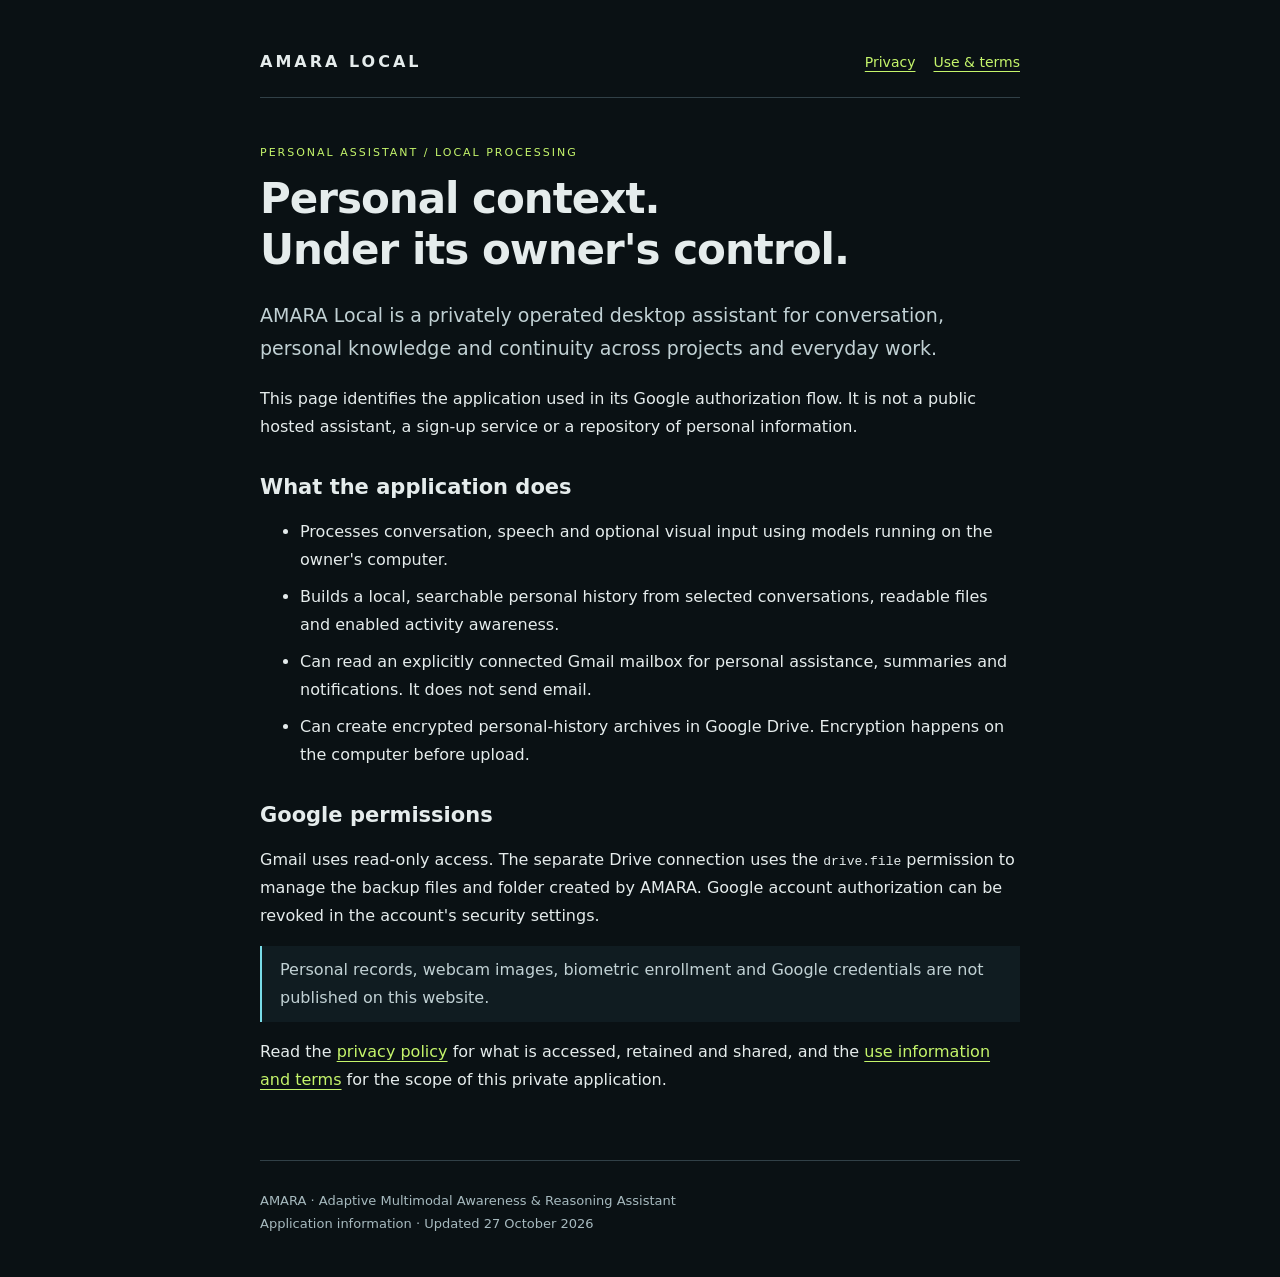
<file: index.html>
<!doctype html><html lang="en"><head><meta charset="utf-8"><meta name="viewport" content="width=device-width,initial-scale=1"><meta name="description" content="Information about AMARA Local, a privately operated personal assistant."><title>AMARA Local · Application information</title><link rel="stylesheet" href="style.css"></head><body><header><a class="brand" href="./">AMARA LOCAL</a><nav aria-label="Information pages"><a href="privacy.html">Privacy</a><a href="terms.html">Use & terms</a></nav></header><main><p class="eyebrow">PERSONAL ASSISTANT / LOCAL PROCESSING</p><h1>Personal context.<br>Under its owner's control.</h1><p class="lead">AMARA Local is a privately operated desktop assistant for conversation, personal knowledge and continuity across projects and everyday work.</p><p>This page identifies the application used in its Google authorization flow. It is not a public hosted assistant, a sign-up service or a repository of personal information.</p><h2>What the application does</h2><ul><li>Processes conversation, speech and optional visual input using models running on the owner's computer.</li><li>Builds a local, searchable personal history from selected conversations, readable files and enabled activity awareness.</li><li>Can read an explicitly connected Gmail mailbox for personal assistance, summaries and notifications. It does not send email.</li><li>Can create encrypted personal-history archives in Google Drive. Encryption happens on the computer before upload.</li></ul><h2>Google permissions</h2><p>Gmail uses read-only access. The separate Drive connection uses the <code>drive.file</code> permission to manage the backup files and folder created by AMARA. Google account authorization can be revoked in the account's security settings.</p><p class="note">Personal records, webcam images, biometric enrollment and Google credentials are not published on this website.</p><p>Read the <a href="privacy.html">privacy policy</a> for what is accessed, retained and shared, and the <a href="terms.html">use information and terms</a> for the scope of this private application.</p></main><footer><p>AMARA · Adaptive Multimodal Awareness & Reasoning Assistant</p><p>Application information · Updated 27 October 2026</p></footer></body></html>
</file>
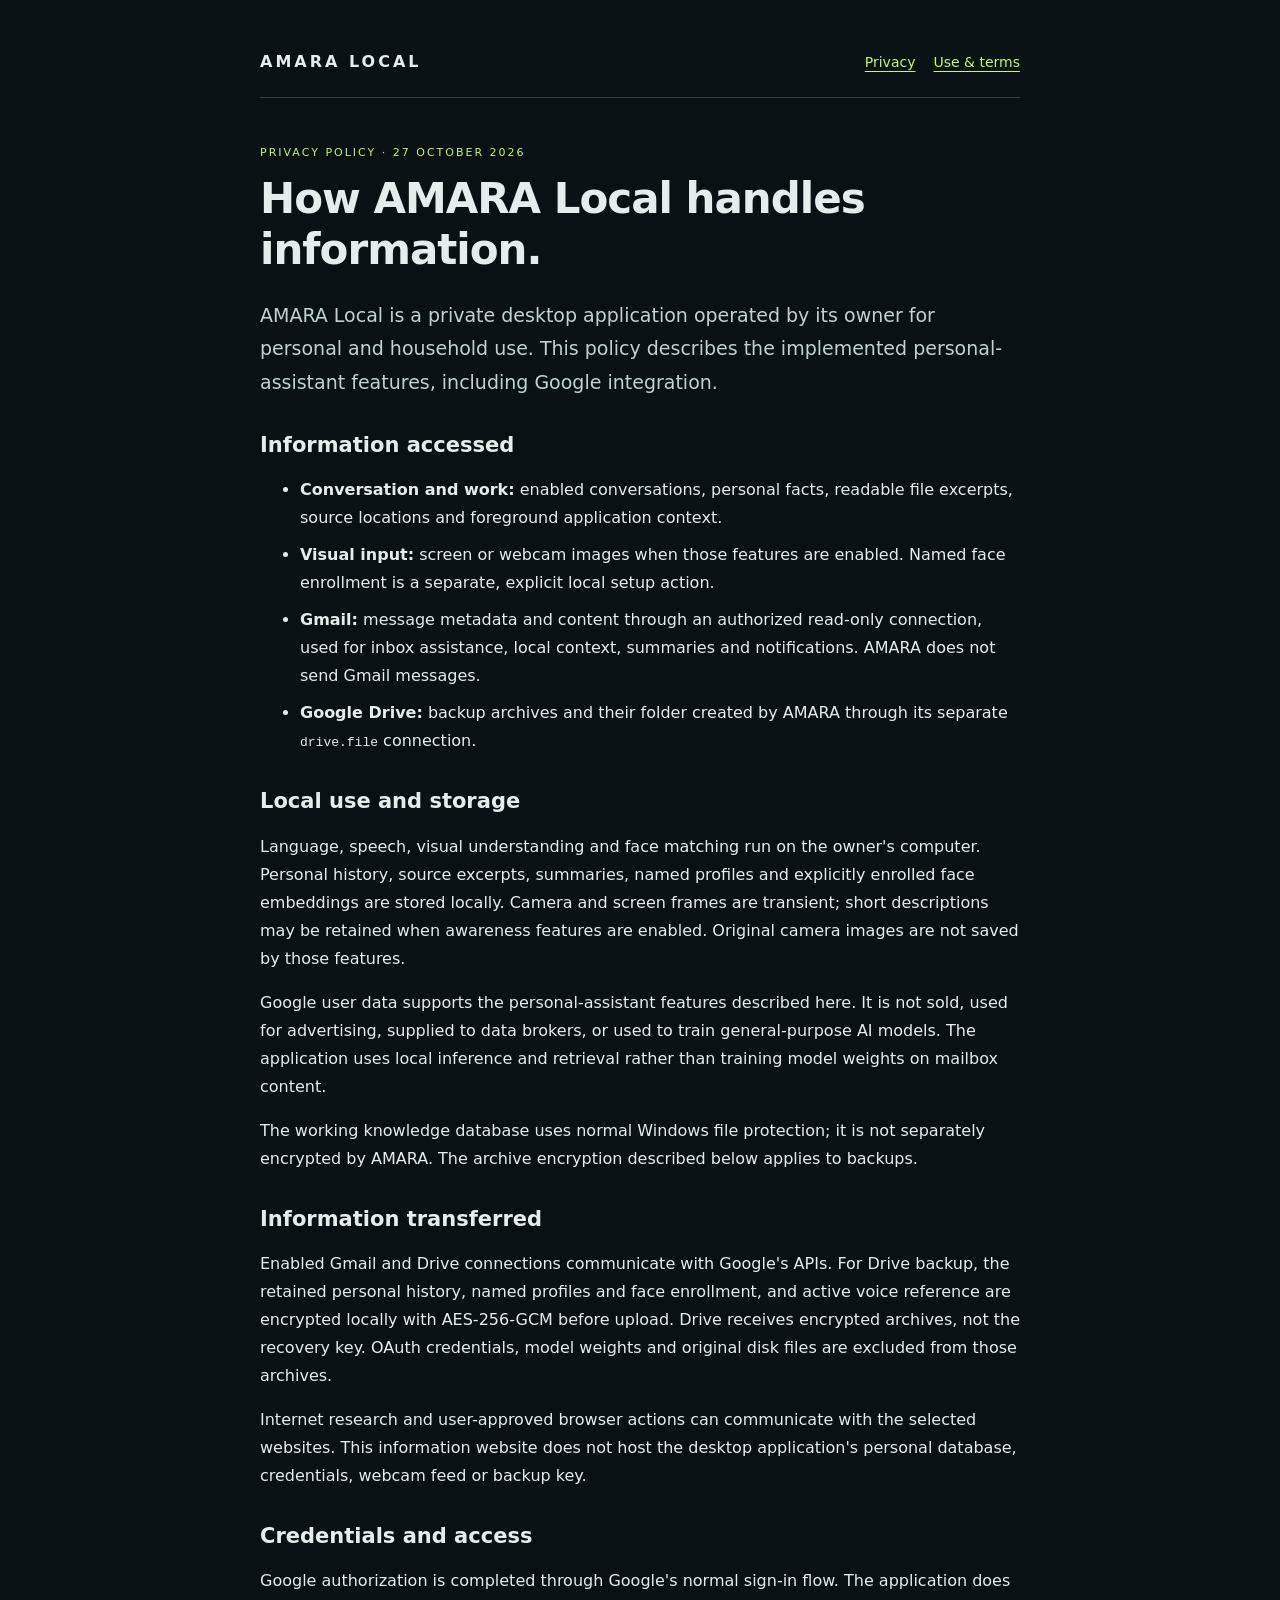
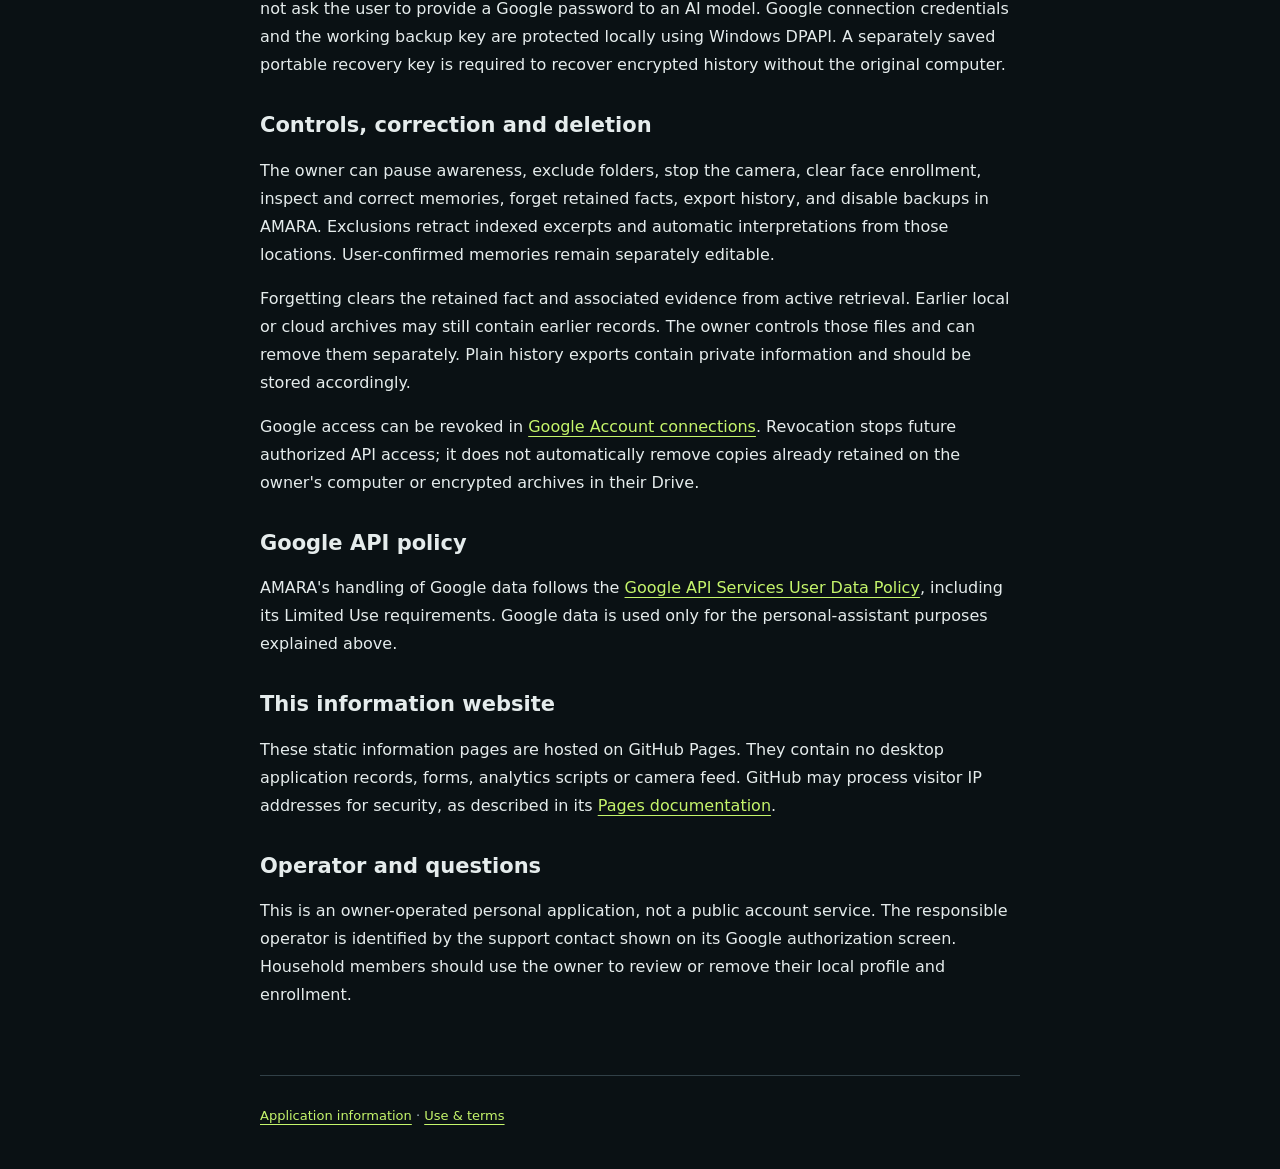
<file: privacy.html>
<!doctype html><html lang="en"><head><meta charset="utf-8"><meta name="viewport" content="width=device-width,initial-scale=1"><title>Privacy · AMARA Local</title><link rel="stylesheet" href="style.css"></head><body><header><a class="brand" href="./">AMARA LOCAL</a><nav aria-label="Information pages"><a href="privacy.html" aria-current="page">Privacy</a><a href="terms.html">Use & terms</a></nav></header><main><p class="eyebrow">PRIVACY POLICY · 27 OCTOBER 2026</p><h1>How AMARA Local handles information.</h1><p class="lead">AMARA Local is a private desktop application operated by its owner for personal and household use. This policy describes the implemented personal-assistant features, including Google integration.</p><h2>Information accessed</h2><ul><li><strong>Conversation and work:</strong> enabled conversations, personal facts, readable file excerpts, source locations and foreground application context.</li><li><strong>Visual input:</strong> screen or webcam images when those features are enabled. Named face enrollment is a separate, explicit local setup action.</li><li><strong>Gmail:</strong> message metadata and content through an authorized read-only connection, used for inbox assistance, local context, summaries and notifications. AMARA does not send Gmail messages.</li><li><strong>Google Drive:</strong> backup archives and their folder created by AMARA through its separate <code>drive.file</code> connection.</li></ul><h2>Local use and storage</h2><p>Language, speech, visual understanding and face matching run on the owner's computer. Personal history, source excerpts, summaries, named profiles and explicitly enrolled face embeddings are stored locally. Camera and screen frames are transient; short descriptions may be retained when awareness features are enabled. Original camera images are not saved by those features.</p><p>Google user data supports the personal-assistant features described here. It is not sold, used for advertising, supplied to data brokers, or used to train general-purpose AI models. The application uses local inference and retrieval rather than training model weights on mailbox content.</p><p>The working knowledge database uses normal Windows file protection; it is not separately encrypted by AMARA. The archive encryption described below applies to backups.</p><h2>Information transferred</h2><p>Enabled Gmail and Drive connections communicate with Google's APIs. For Drive backup, the retained personal history, named profiles and face enrollment, and active voice reference are encrypted locally with AES-256-GCM before upload. Drive receives encrypted archives, not the recovery key. OAuth credentials, model weights and original disk files are excluded from those archives.</p><p>Internet research and user-approved browser actions can communicate with the selected websites. This information website does not host the desktop application's personal database, credentials, webcam feed or backup key.</p><h2>Credentials and access</h2><p>Google authorization is completed through Google's normal sign-in flow. The application does not ask the user to provide a Google password to an AI model. Google connection credentials and the working backup key are protected locally using Windows DPAPI. A separately saved portable recovery key is required to recover encrypted history without the original computer.</p><h2>Controls, correction and deletion</h2><p>The owner can pause awareness, exclude folders, stop the camera, clear face enrollment, inspect and correct memories, forget retained facts, export history, and disable backups in AMARA. Exclusions retract indexed excerpts and automatic interpretations from those locations. User-confirmed memories remain separately editable.</p><p>Forgetting clears the retained fact and associated evidence from active retrieval. Earlier local or cloud archives may still contain earlier records. The owner controls those files and can remove them separately. Plain history exports contain private information and should be stored accordingly.</p><p>Google access can be revoked in <a href="https://myaccount.google.com/connections">Google Account connections</a>. Revocation stops future authorized API access; it does not automatically remove copies already retained on the owner's computer or encrypted archives in their Drive.</p><h2>Google API policy</h2><p>AMARA's handling of Google data follows the <a href="https://developers.google.com/terms/api-services-user-data-policy">Google API Services User Data Policy</a>, including its Limited Use requirements. Google data is used only for the personal-assistant purposes explained above.</p><h2>This information website</h2><p>These static information pages are hosted on GitHub Pages. They contain no desktop application records, forms, analytics scripts or camera feed. GitHub may process visitor IP addresses for security, as described in its <a href="https://docs.github.com/en/pages/getting-started-with-github-pages/what-is-github-pages#data-collection">Pages documentation</a>.</p><h2>Operator and questions</h2><p>This is an owner-operated personal application, not a public account service. The responsible operator is identified by the support contact shown on its Google authorization screen. Household members should use the owner to review or remove their local profile and enrollment.</p></main><footer><p><a href="./">Application information</a> · <a href="terms.html">Use & terms</a></p></footer></body></html>
</file>
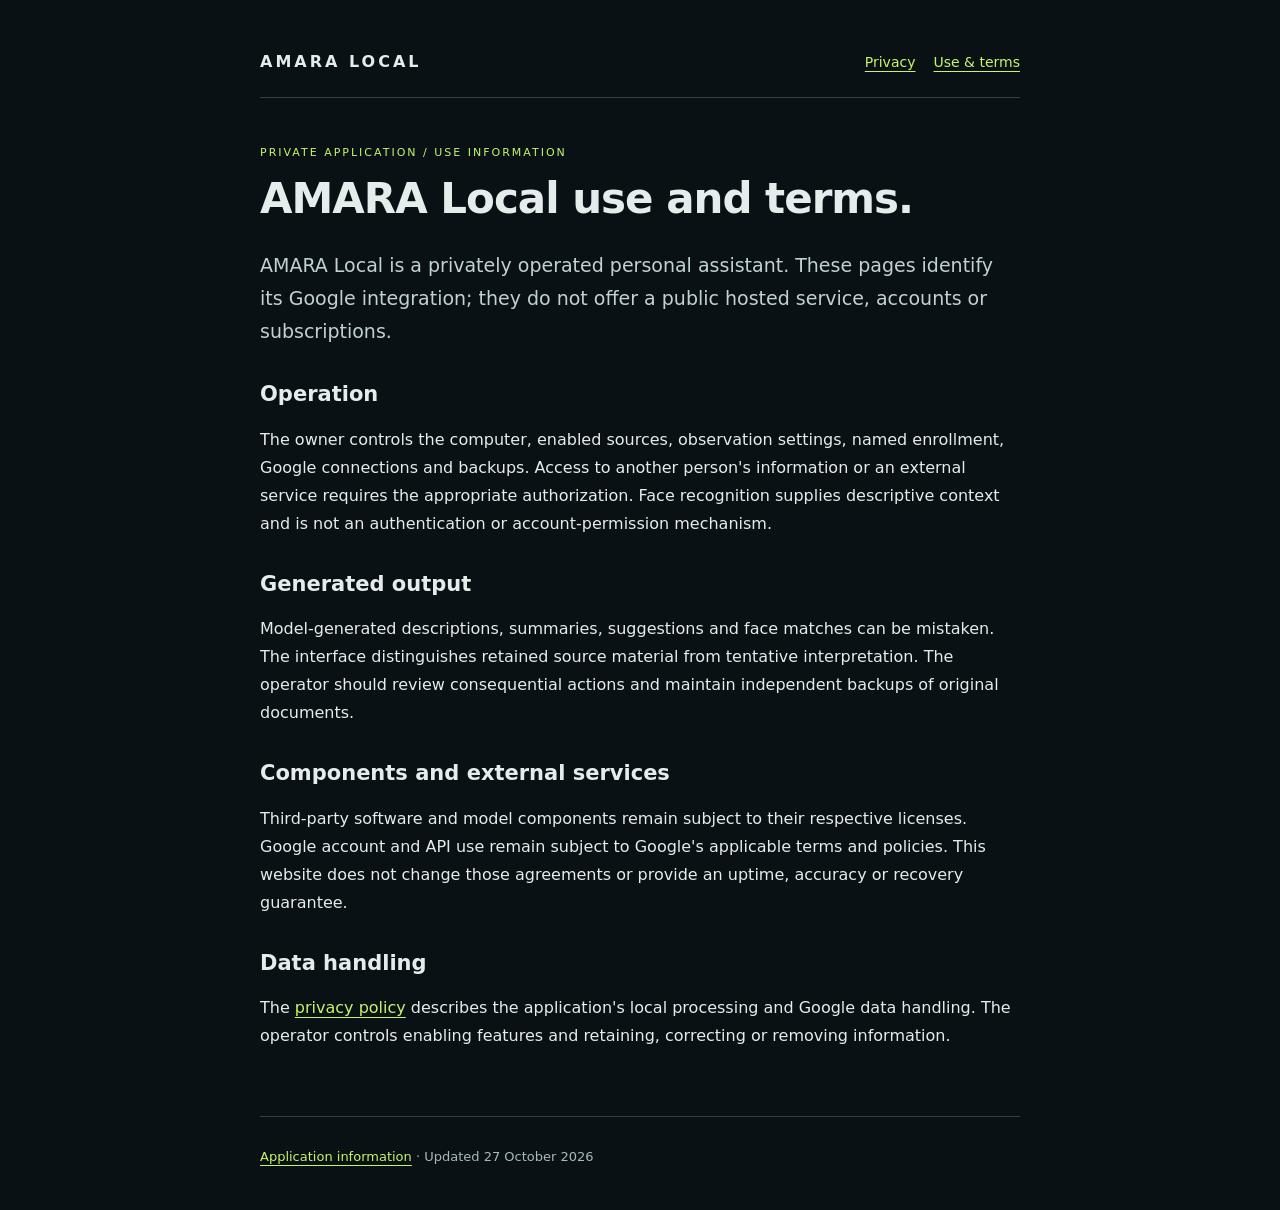
<file: terms.html>
<!doctype html><html lang="en"><head><meta charset="utf-8"><meta name="viewport" content="width=device-width,initial-scale=1"><title>Use & terms · AMARA Local</title><link rel="stylesheet" href="style.css"></head><body><header><a class="brand" href="./">AMARA LOCAL</a><nav aria-label="Information pages"><a href="privacy.html">Privacy</a><a href="terms.html" aria-current="page">Use & terms</a></nav></header><main><p class="eyebrow">PRIVATE APPLICATION / USE INFORMATION</p><h1>AMARA Local use and terms.</h1><p class="lead">AMARA Local is a privately operated personal assistant. These pages identify its Google integration; they do not offer a public hosted service, accounts or subscriptions.</p><h2>Operation</h2><p>The owner controls the computer, enabled sources, observation settings, named enrollment, Google connections and backups. Access to another person's information or an external service requires the appropriate authorization. Face recognition supplies descriptive context and is not an authentication or account-permission mechanism.</p><h2>Generated output</h2><p>Model-generated descriptions, summaries, suggestions and face matches can be mistaken. The interface distinguishes retained source material from tentative interpretation. The operator should review consequential actions and maintain independent backups of original documents.</p><h2>Components and external services</h2><p>Third-party software and model components remain subject to their respective licenses. Google account and API use remain subject to Google's applicable terms and policies. This website does not change those agreements or provide an uptime, accuracy or recovery guarantee.</p><h2>Data handling</h2><p>The <a href="privacy.html">privacy policy</a> describes the application's local processing and Google data handling. The operator controls enabling features and retaining, correcting or removing information.</p></main><footer><p><a href="./">Application information</a> · Updated 27 October 2026</p></footer></body></html>
</file>
<file: style.css>
:root{font-family:system-ui,-apple-system,"Segoe UI",sans-serif;color-scheme:dark;background:#0a1114;color:#e5ecec}*{box-sizing:border-box}body{margin:0}main,header,footer{width:min(760px,calc(100% - 40px));margin:auto}header{padding:52px 0 26px;border-bottom:1px solid #314047;display:flex;align-items:center;justify-content:space-between;gap:18px;flex-wrap:wrap}a{color:#c5f56b;text-underline-offset:4px}nav{display:flex;gap:18px;font-size:14px}.brand{font-weight:750;letter-spacing:3px;text-decoration:none;color:#e5ecec}main{padding:34px 0 50px;line-height:1.75}h1{font-size:clamp(30px,5vw,42px);line-height:1.2;margin:12px 0 24px;letter-spacing:-1px}h2{font-size:21px;margin:32px 0 10px;line-height:1.4}.eyebrow{font-size:11px;letter-spacing:2px;color:#c5f56b}.lead{font-size:19px;color:#c1d1d4}.note{border-left:2px solid #79dce8;padding:10px 18px;background:#101c21;color:#c1d1d4}li{margin:9px 0}footer{border-top:1px solid #314047;padding:24px 0 38px;font-size:13px;color:#a7babf}footer p{margin:8px 0}
</file>
